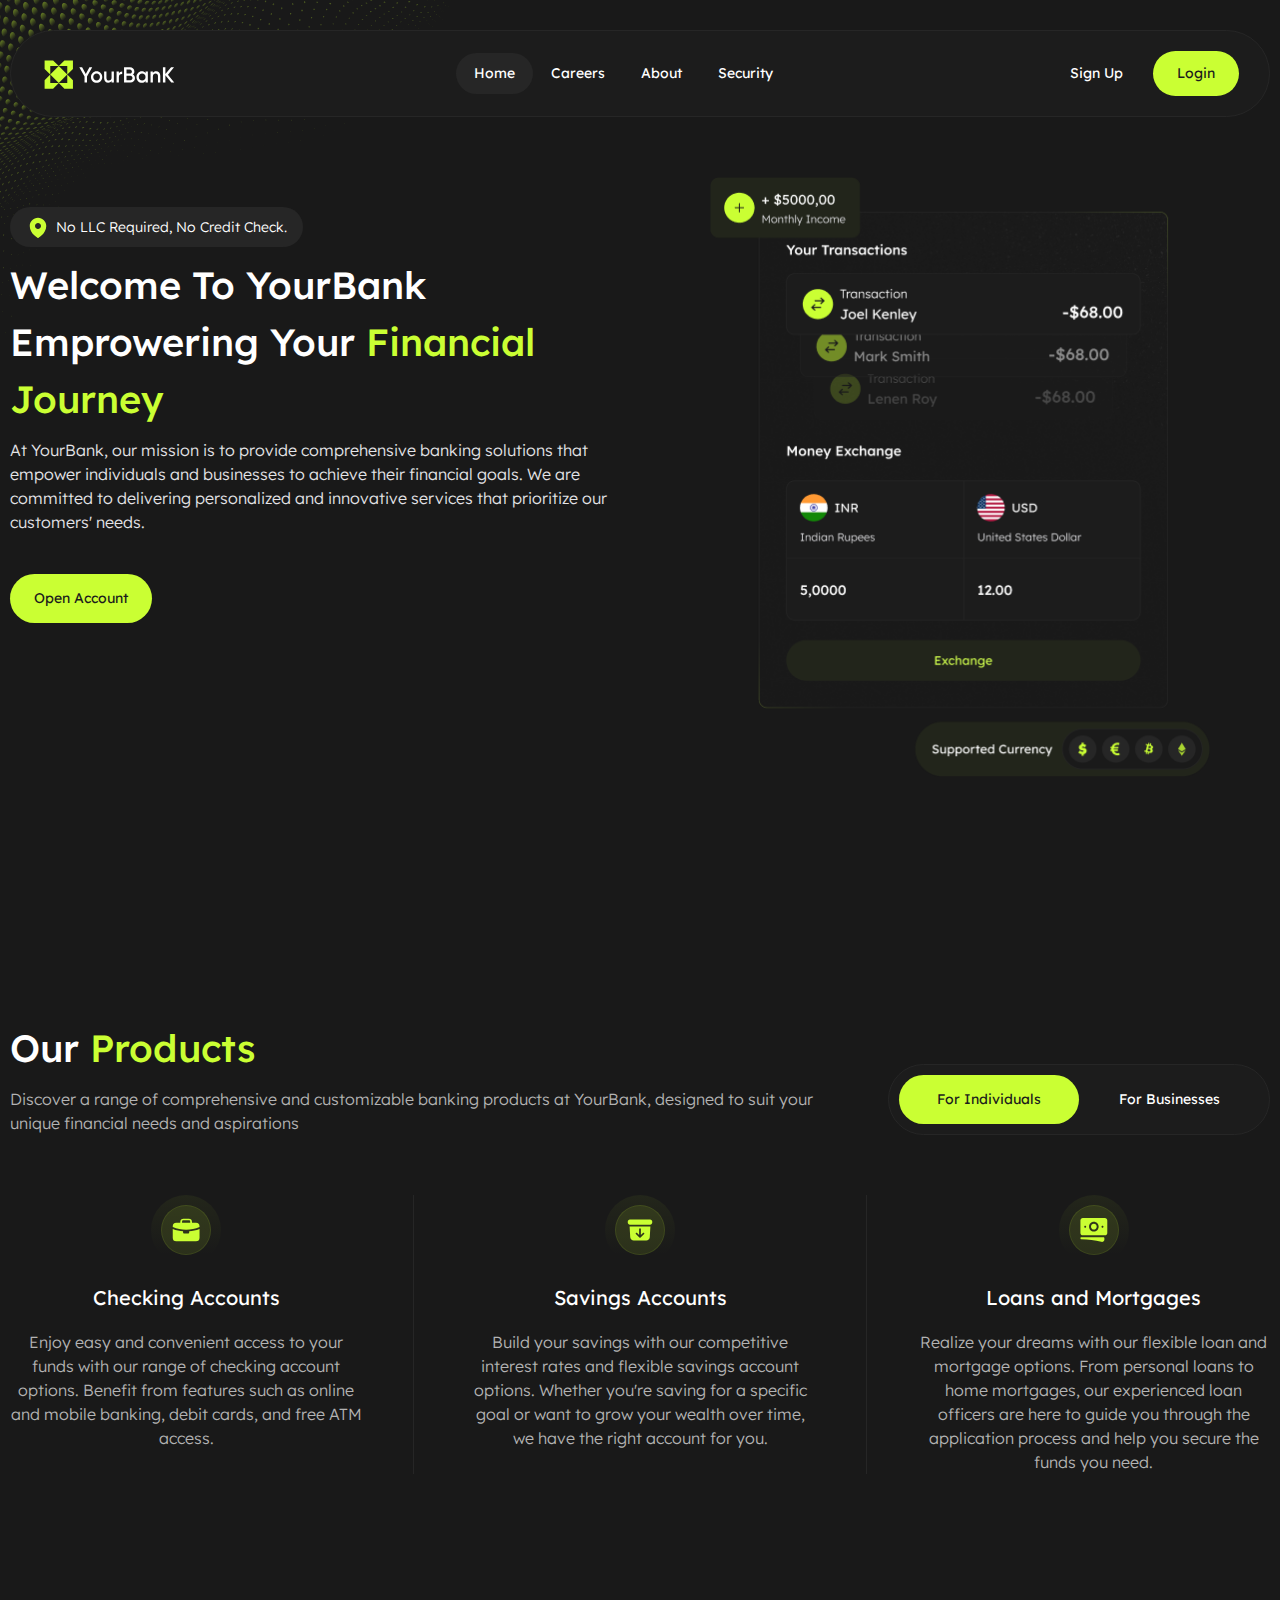
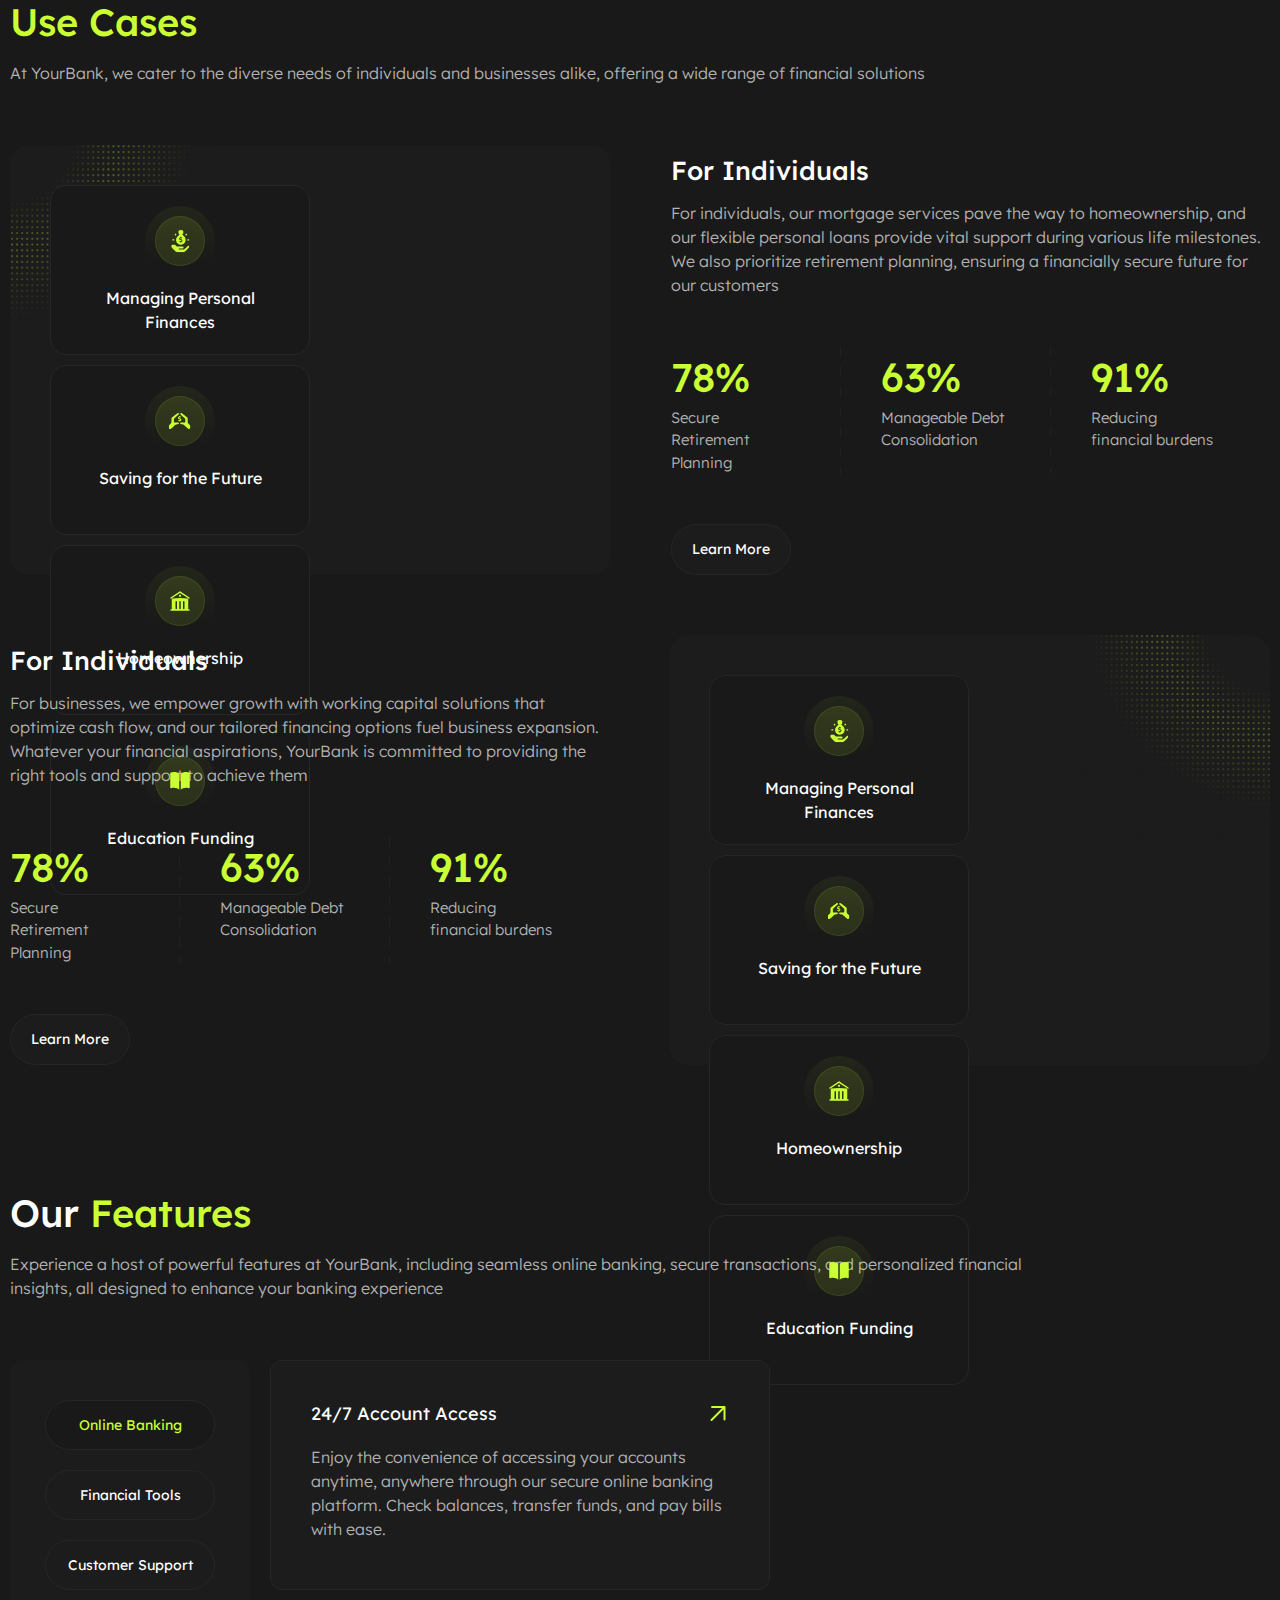
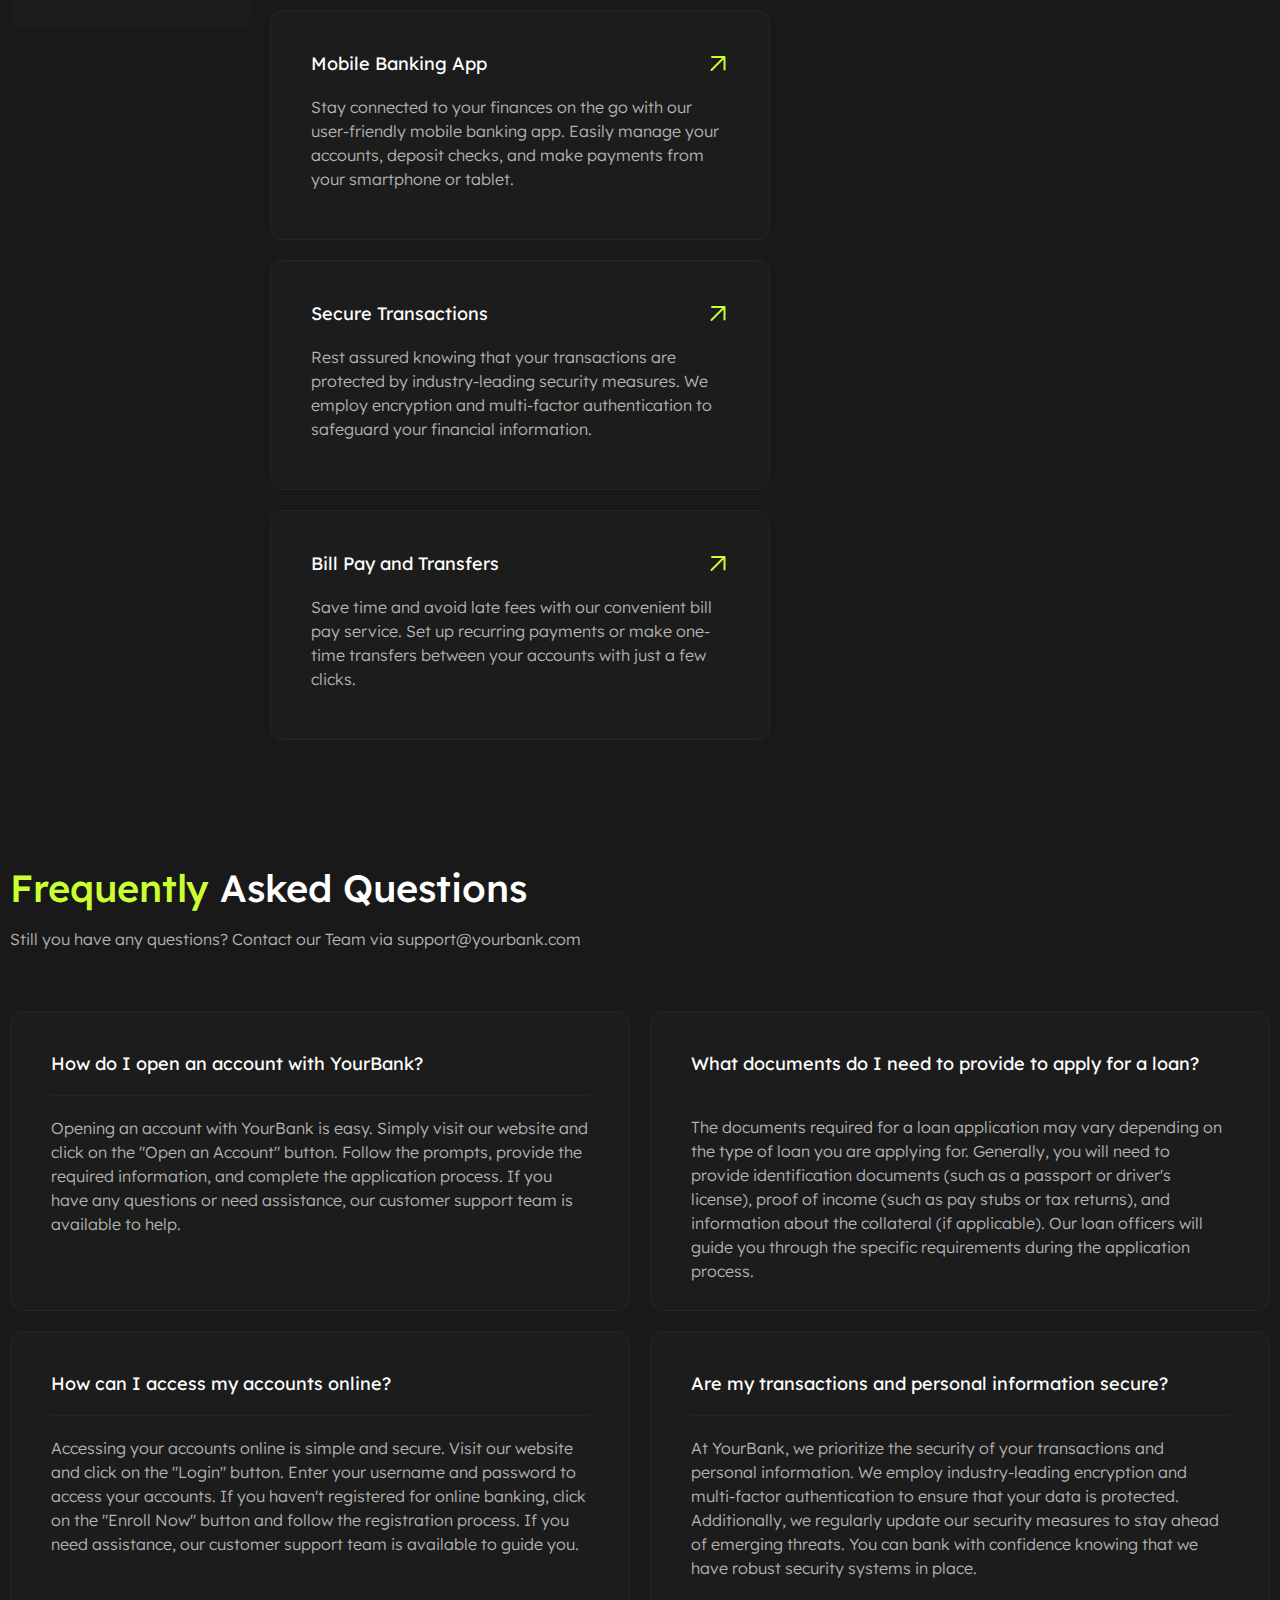
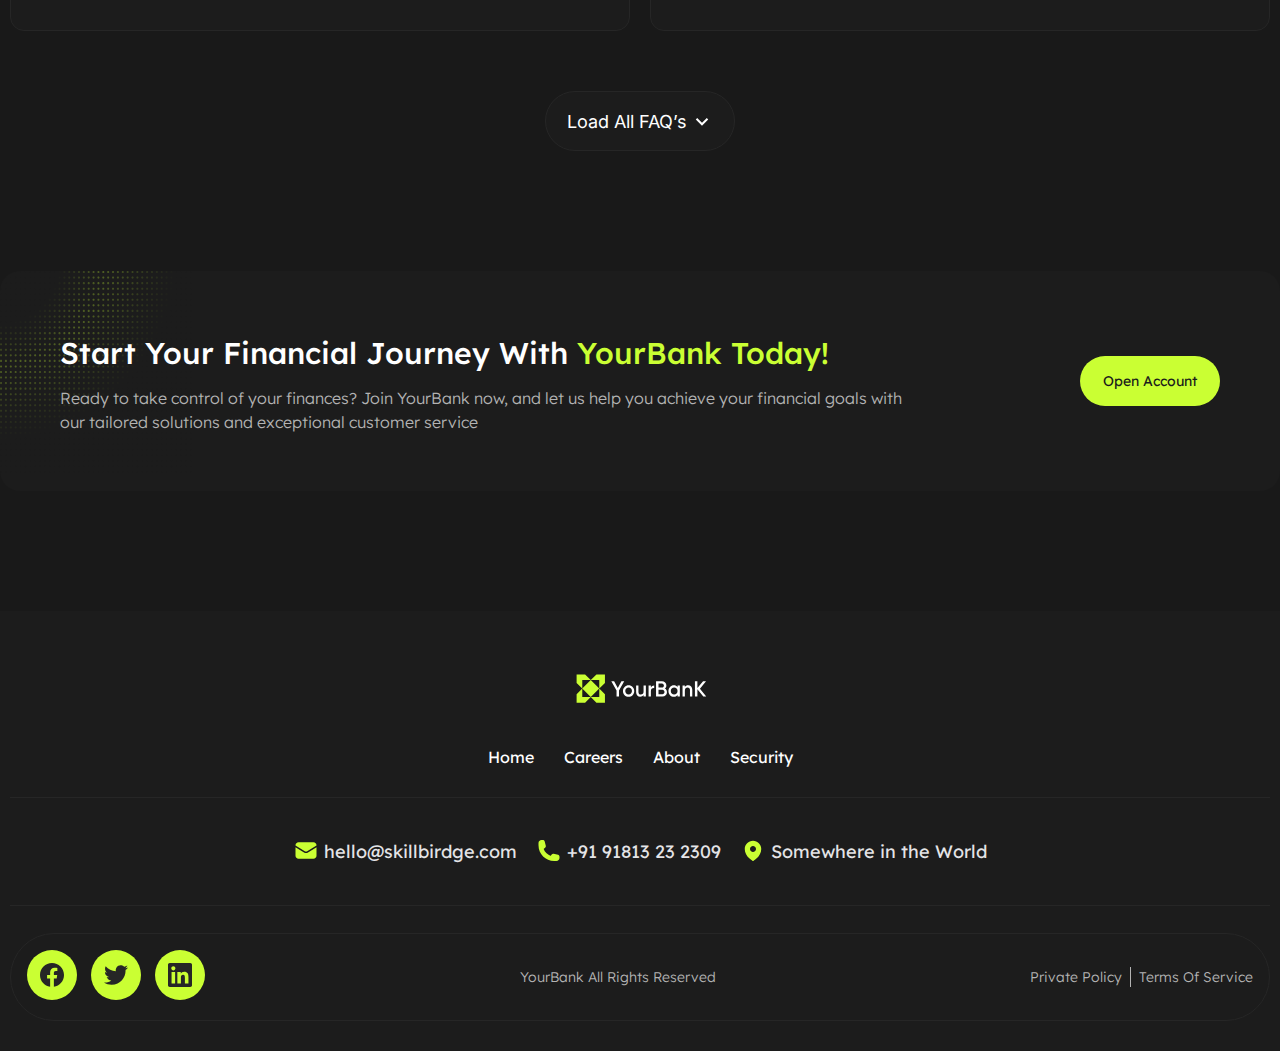
<file: index.html>
<!doctype html>
<html lang="en">
    <head>
        <meta charset="UTF-8" />
        <meta name="viewport" content="width=device-width, initial-scale=1.0" />
        <title>banking</title>
        <link
            rel="stylesheet"
            href="https://cdn.jsdelivr.net/npm/swiper@11/swiper-bundle.min.css"
        />
        <link rel="stylesheet" href="./css/home/main.css" />
        <link rel="stylesheet" href="./css/home/laptop.css" />
        <link rel="stylesheet" href="./css/home/mobile.css" />
    </head>
    <body>
        <div class="wrapper">
            <header class="header">
                <div class="container-fluid">
                    <section class="header-inner index-inner container">
                        <div class="header-top block">
                            <a href="#"></a>
                            <nav>
                                <ul>
                                    <li>
                                        <a class="is-active" href="#">home</a>
                                    </li>
                                    <li>
                                        <a href="./pages/careers.html"
                                            >careers</a
                                        >
                                    </li>
                                    <li>
                                        <a href="./pages/about.html">about</a>
                                    </li>
                                    <li>
                                        <a href="./pages/security.html"
                                            >security</a
                                        >
                                    </li>
                                </ul>
                            </nav>
                            <div>
                                <a href="./pages/signup.html">sign up</a>
                                <a class="base-btn" href="./pages/login.html"
                                    >login</a
                                >
                            </div>
                            <button class="burger"></button>
                        </div>
                        <div class="header-intro">
                            <article>
                                <div>
                                    <p>No LLC Required, No Credit Check.</p>
                                </div>
                                <h1>
                                    Welcome to YourBank Emprowering Your
                                    <span>financial </span>
                                    <span>journey</span>
                                </h1>
                                <p class="base-text">
                                    At YourBank, our mission is to provide
                                    comprehensive banking solutions that empower
                                    individuals and businesses to achieve their
                                    financial goals. We are committed to
                                    delivering personalized and innovative
                                    services that prioritize our customers'
                                    needs.
                                </p>
                                <a class="base-btn" href="#">open account</a>
                            </article>
                            <div>
                                <img
                                    src="./images/header-illustration-decktop.png"
                                    alt="Header Illustration"
                                    srcset="
                                        ./images/header-illustration-mobile.png   390w,
                                        ./images/header-illustration-laptop.png  1440w,
                                        ./images/header-illustration-decktop.png 1920w
                                    "
                                    sizes="(max-width: 400px) 390px, 
                                       (max-width: 1500px) 1440px, 
                                       (max-width: 1920px) 1920px"
                                />
                            </div>
                        </div>
                    </section>
                </div>
                <article class="nav-burger">
                    <nav>
                        <ul>
                            <li>
                                <a class="" href="#">home</a>
                            </li>
                            <li>
                                <a href="./pages/careers.html">careers</a>
                            </li>
                            <li>
                                <a href="./pages/about.html">about</a>
                            </li>
                            <li>
                                <a href="./pages/security.html">security</a>
                            </li>
                        </ul>
                    </nav>
                    <div>
                        <a href="./pages/signup.html">sign up</a>
                        <a class="base-btn" href="./pages/login.html">login</a>
                    </div>
                </article>
            </header>
            <main class="main">
                <section class="products container-fluid">
                    <div class="base-inner container">
                        <div class="products-block">
                            <div class="base-content products-content">
                                <h2>
                                    our
                                    <span>products</span>
                                </h2>
                                <p class="secondary-text">
                                    Discover a range of comprehensive and
                                    customizable banking products at YourBank,
                                    designed to suit your unique financial needs
                                    and aspirations
                                </p>
                            </div>
                            <div class="tabs">
                                <button class="is-active">
                                    For Individuals
                                </button>
                                <button>For Businesses</button>
                            </div>
                        </div>
                        <div class="products-info">
                            <div class="products-info__tab active">
                                <article>
                                    <div class="base-icons"></div>
                                    <h3>Checking Accounts</h3>
                                    <p class="secondary-text">
                                        Enjoy easy and convenient access to your
                                        funds with our range of checking account
                                        options. Benefit from features such as
                                        online and mobile banking, debit cards,
                                        and free ATM access.
                                    </p>
                                </article>
                                <article>
                                    <div class="base-icons"></div>
                                    <h3>Savings Accounts</h3>
                                    <p class="secondary-text">
                                        Build your savings with our competitive
                                        interest rates and flexible savings
                                        account options. Whether you're saving
                                        for a specific goal or want to grow your
                                        wealth over time, we have the right
                                        account for you.
                                    </p>
                                </article>
                                <article>
                                    <div class="base-icons"></div>
                                    <h3>Loans and Mortgages</h3>
                                    <p class="secondary-text">
                                        Realize your dreams with our flexible
                                        loan and mortgage options. From personal
                                        loans to home mortgages, our experienced
                                        loan officers are here to guide you
                                        through the application process and help
                                        you secure the funds you need.
                                    </p>
                                </article>
                            </div>
                            <div class="products-info__tab">
                                <article>
                                    <div class="base-icons"></div>
                                    <h3>Checking Accounts2</h3>
                                    <p class="secondary-text">
                                        Enjoy easy and convenient access to your
                                        funds with our range of checking account
                                        options. Benefit from features such as
                                        online and mobile banking, debit cards,
                                        and free ATM access.
                                    </p>
                                </article>
                                <article>
                                    <div class="base-icons"></div>
                                    <h3>Savings Accounts2</h3>
                                    <p class="secondary-text">
                                        Build your savings with our competitive
                                        interest rates and flexible savings
                                        account options. Whether you're saving
                                        for a specific goal or want to grow your
                                        wealth over time, we have the right
                                        account for you.
                                    </p>
                                </article>
                                <article>
                                    <div class="base-icons"></div>
                                    <h3>Loans and Mortgages2</h3>
                                    <p class="secondary-text">
                                        Realize your dreams with our flexible
                                        loan and mortgage options. From personal
                                        loans to home mortgages, our experienced
                                        loan officers are here to guide you
                                        through the application process and help
                                        you secure the funds you need.
                                    </p>
                                </article>
                            </div>
                        </div>
                    </div>
                </section>
                <section class="cases container-fluid">
                    <div class="base-inner container">
                        <div class="base-content cases-content">
                            <h2><span>Use Cases</span></h2>
                            <p class="secondary-text">
                                At YourBank, we cater to the diverse needs of
                                individuals and businesses alike, offering a
                                wide range of financial solutions
                            </p>
                        </div>
                        <div class="cases-wrapper">
                            <div class="cases-block">
                                <div class="cases-items">
                                    <div class="cases-items__block">
                                        <div class="base-icons"></div>
                                        <h3>Managing Personal Finances</h3>
                                    </div>
                                    <div class="cases-items__block">
                                        <div class="base-icons"></div>
                                        <h3>Saving for the Future</h3>
                                    </div>

                                    <div class="cases-items__block">
                                        <div class="base-icons"></div>
                                        <h3>Homeownership</h3>
                                    </div>
                                    <div class="cases-items__block">
                                        <div class="base-icons"></div>
                                        <h3>Education Funding</h3>
                                    </div>
                                </div>
                                <article class="cases-info">
                                    <div>
                                        <h3>for individuals</h3>
                                        <p class="secondary-text">
                                            For individuals, our mortgage
                                            services pave the way to
                                            homeownership, and our flexible
                                            personal loans provide vital support
                                            during various life milestones. We
                                            also prioritize retirement planning,
                                            ensuring a financially secure future
                                            for our customers
                                        </p>
                                    </div>
                                    <div class="cases-info__static">
                                        <article>
                                            <span>78%</span>
                                            <p class="secondary-text">
                                                Secure Retirement Planning
                                            </p>
                                        </article>
                                        <article>
                                            <span>63%</span>
                                            <p class="secondary-text">
                                                Manageable Debt Consolidation
                                            </p>
                                        </article>
                                        <article>
                                            <span>91%</span>
                                            <p class="secondary-text">
                                                Reducing financial burdens
                                            </p>
                                        </article>
                                    </div>
                                    <a href="#">learn more</a>
                                </article>
                            </div>
                            <div class="cases-block">
                                <div class="cases-items">
                                    <div class="cases-items__block">
                                        <div class="base-icons"></div>
                                        <h3>Managing Personal Finances</h3>
                                    </div>
                                    <div class="cases-items__block">
                                        <div class="base-icons"></div>
                                        <h3>Saving for the Future</h3>
                                    </div>

                                    <div class="cases-items__block">
                                        <div class="base-icons"></div>
                                        <h3>Homeownership</h3>
                                    </div>
                                    <div class="cases-items__block">
                                        <div class="base-icons"></div>
                                        <h3>Education Funding</h3>
                                    </div>
                                </div>
                                <article class="cases-info">
                                    <div>
                                        <h3>for individuals</h3>
                                        <p class="secondary-text">
                                            For businesses, we empower growth
                                            with working capital solutions that
                                            optimize cash flow, and our tailored
                                            financing options fuel business
                                            expansion. Whatever your financial
                                            aspirations, YourBank is committed
                                            to providing the right tools and
                                            support to achieve them
                                        </p>
                                    </div>
                                    <div class="cases-info__static">
                                        <article>
                                            <span>78%</span>
                                            <p class="secondary-text">
                                                Secure Retirement Planning
                                            </p>
                                        </article>
                                        <article>
                                            <span>63%</span>
                                            <p class="secondary-text">
                                                Manageable Debt Consolidation
                                            </p>
                                        </article>
                                        <article>
                                            <span>91%</span>
                                            <p class="secondary-text">
                                                Reducing financial burdens
                                            </p>
                                        </article>
                                    </div>
                                    <a href="#">learn more</a>
                                </article>
                            </div>
                        </div>
                    </div>
                </section>
                <section class="features container-fluid">
                    <div class="base-inner container">
                        <div class="base-content features-content">
                            <h2>
                                our
                                <span>features</span>
                            </h2>
                            <p class="secondary-text">
                                Experience a host of powerful features at
                                YourBank, including seamless online banking,
                                secure transactions, and personalized financial
                                insights, all designed to enhance your banking
                                experience
                            </p>
                        </div>
                        <div class="features-wrapper">
                            <div class="features-tabs">
                                <div class="block">
                                    <button class="block is-active">
                                        online banking
                                    </button>
                                    <button class="block">
                                        financial tools
                                    </button>
                                    <button class="block">
                                        customer support
                                    </button>
                                </div>
                            </div>
                            <div class="features-info">
                                <div class="features-info__tab active">
                                    <article class="block">
                                        <h3>24/7 Account Access</h3>
                                        <a href="#"></a>
                                        <p class="secondary-text">
                                            Enjoy the convenience of accessing
                                            your accounts anytime, anywhere
                                            through our secure online banking
                                            platform. Check balances, transfer
                                            funds, and pay bills with ease.
                                        </p>
                                    </article>
                                    <article class="block">
                                        <h3>Mobile Banking App</h3>
                                        <a href="#"></a>
                                        <p class="secondary-text">
                                            Stay connected to your finances on
                                            the go with our user-friendly mobile
                                            banking app. Easily manage your
                                            accounts, deposit checks, and make
                                            payments from your smartphone or
                                            tablet.
                                        </p>
                                    </article>
                                    <article class="block">
                                        <h3>Secure Transactions</h3>
                                        <a href="#"></a>
                                        <p class="secondary-text">
                                            Rest assured knowing that your
                                            transactions are protected by
                                            industry-leading security measures.
                                            We employ encryption and
                                            multi-factor authentication to
                                            safeguard your financial
                                            information.
                                        </p>
                                    </article>
                                    <article class="block">
                                        <h3>Bill Pay and Transfers</h3>
                                        <a href="#"></a>
                                        <p class="secondary-text">
                                            Save time and avoid late fees with
                                            our convenient bill pay service. Set
                                            up recurring payments or make
                                            one-time transfers between your
                                            accounts with just a few clicks.
                                        </p>
                                    </article>
                                </div>
                                <div class="features-info__tab">
                                    <article class="block">
                                        <h3>24/7 Account Access2</h3>
                                        <a href="#"></a>
                                        <p class="secondary-text">
                                            Enjoy the convenience of accessing
                                            your accounts anytime, anywhere
                                            through our secure online banking
                                            platform. Check balances, transfer
                                            funds, and pay bills with ease.
                                        </p>
                                    </article>
                                    <article class="block">
                                        <h3>Mobile Banking App2</h3>
                                        <a href="#"></a>
                                        <p class="secondary-text">
                                            Stay connected to your finances on
                                            the go with our user-friendly mobile
                                            banking app. Easily manage your
                                            accounts, deposit checks, and make
                                            payments from your smartphone or
                                            tablet.
                                        </p>
                                    </article>
                                    <article class="block">
                                        <h3>Secure Transactions2</h3>
                                        <a href="#"></a>
                                        <p class="secondary-text">
                                            Rest assured knowing that your
                                            transactions are protected by
                                            industry-leading security measures.
                                            We employ encryption and
                                            multi-factor authentication to
                                            safeguard your financial
                                            information.
                                        </p>
                                    </article>
                                    <article class="block">
                                        <h3>Bill Pay and Transfers</h3>
                                        <a href="#"></a>
                                        <p class="secondary-text">
                                            Save time and avoid late fees with
                                            our convenient bill pay service. Set
                                            up recurring payments or make
                                            one-time transfers between your
                                            accounts with just a few clicks.
                                        </p>
                                    </article>
                                </div>
                                <div class="features-info__tab">
                                    <article class="block">
                                        <h3>24/7 Account Access3</h3>
                                        <a href="#"></a>
                                        <p class="secondary-text">
                                            Enjoy the convenience of accessing
                                            your accounts anytime, anywhere
                                            through our secure online banking
                                            platform. Check balances, transfer
                                            funds, and pay bills with ease.
                                        </p>
                                    </article>
                                    <article class="block">
                                        <h3>Mobile Banking App3</h3>
                                        <a href="#"></a>
                                        <p class="secondary-text">
                                            Stay connected to your finances on
                                            the go with our user-friendly mobile
                                            banking app. Easily manage your
                                            accounts, deposit checks, and make
                                            payments from your smartphone or
                                            tablet.
                                        </p>
                                    </article>
                                    <article class="block">
                                        <h3>Secure Transactions2</h3>
                                        <a href="#"></a>
                                        <p class="secondary-text">
                                            Rest assured knowing that your
                                            transactions are protected by
                                            industry-leading security measures.
                                            We employ encryption and
                                            multi-factor authentication to
                                            safeguard your financial
                                            information.
                                        </p>
                                    </article>
                                    <article class="block">
                                        <h3>Bill Pay and Transfers</h3>
                                        <a href="#"></a>
                                        <p class="secondary-text">
                                            Save time and avoid late fees with
                                            our convenient bill pay service. Set
                                            up recurring payments or make
                                            one-time transfers between your
                                            accounts with just a few clicks.
                                        </p>
                                    </article>
                                </div>
                            </div>
                        </div>
                    </div>
                </section>
                <section class="asked container-fluid">
                    <div class="asked-inner base-inner container">
                        <div class="base-content">
                            <h2>
                                <span>Frequently</span>
                                asked Questions
                            </h2>
                            <p class="secondary-text">
                                Still you have any questions? Contact our Team
                                via support@yourbank.com
                            </p>
                        </div>
                        <div class="asked-wrapper">
                            <article class="block is-active">
                                <h3>How do I open an account with YourBank?</h3>
                                <span></span>
                                <p class="secondary-text">
                                    Opening an account with YourBank is easy.
                                    Simply visit our website and click on the
                                    "Open an Account" button. Follow the
                                    prompts, provide the required information,
                                    and complete the application process. If you
                                    have any questions or need assistance, our
                                    customer support team is available to help.
                                </p>
                            </article>
                            <article class="block is-active">
                                <h3>
                                    What documents do I need to provide to apply
                                    for a loan?
                                </h3>
                                <span></span>
                                <p class="secondary-text">
                                    The documents required for a loan
                                    application may vary depending on the type
                                    of loan you are applying for. Generally, you
                                    will need to provide identification
                                    documents (such as a passport or driver's
                                    license), proof of income (such as pay stubs
                                    or tax returns), and information about the
                                    collateral (if applicable). Our loan
                                    officers will guide you through the specific
                                    requirements during the application process.
                                </p>
                            </article>
                            <article class="block is-active">
                                <h3>How can I access my accounts online?</h3>
                                <span></span>
                                <p class="secondary-text">
                                    Accessing your accounts online is simple and
                                    secure. Visit our website and click on the
                                    "Login" button. Enter your username and
                                    password to access your accounts. If you
                                    haven't registered for online banking, click
                                    on the "Enroll Now" button and follow the
                                    registration process. If you need
                                    assistance, our customer support team is
                                    available to guide you.
                                </p>
                            </article>
                            <article class="block is-active">
                                <h3>
                                    Are my transactions and personal information
                                    secure?
                                </h3>
                                <span></span>
                                <p class="secondary-text">
                                    At YourBank, we prioritize the security of
                                    your transactions and personal information.
                                    We employ industry-leading encryption and
                                    multi-factor authentication to ensure that
                                    your data is protected. Additionally, we
                                    regularly update our security measures to
                                    stay ahead of emerging threats. You can bank
                                    with confidence knowing that we have robust
                                    security systems in place.
                                </p>
                            </article>
                            <article class="block">
                                <h3>How can I access my accounts online?</h3>
                                <span></span>
                                <p class="secondary-text">
                                    Accessing your accounts online is simple and
                                    secure. Visit our website and click on the
                                    "Login" button. Enter your username and
                                    password to access your accounts. If you
                                    haven't registered for online banking, click
                                    on the "Enroll Now" button and follow the
                                    registration process. If you need
                                    assistance, our customer support team is
                                    available to guide you.
                                </p>
                            </article>
                            <article class="block">
                                <h3>
                                    Are my transactions and personal information
                                    secure?
                                </h3>
                                <span></span>
                                <p class="secondary-text">
                                    At YourBank, we prioritize the security of
                                    your transactions and personal information.
                                    We employ industry-leading encryption and
                                    multi-factor authentication to ensure that
                                    your data is protected. Additionally, we
                                    regularly update our security measures to
                                    stay ahead of emerging threats. You can bank
                                    with confidence knowing that we have robust
                                    security systems in place.
                                </p>
                            </article>
                        </div>
                        <button class="block">
                            Load All FAQ’s
                            <span></span>
                        </button>
                    </div>
                </section>
                <!-- <section class="slider container-fluid">
                    <div class="slder-inner container">
                        <div class="products-block">
                            <div class="products-content">
                                <h2>
                                    our
                                    <span>testimonial</span>
                                </h2>
                                <p class="secondary-text">
                                    Discover how YourBank has transformed lives
                                    with innovative digital solutions and
                                    personalized customer service. See why our
                                    clients trust us for a secure and prosperous
                                    financial journey
                                </p>
                            </div>
                            <div class="tabs">
                                <button class="is-active">
                                    For Individuals
                                </button>
                                <button>For Businesses</button>
                            </div>
                        </div>
                        <div class="swiper">
                            <div class="swiper-wrapper">
                                <article class="swiper-slide">
                                    <span></span>
                                    <p>
                                        Lorem ipsum dolor sit amet consectetur
                                        adipisicing elit. Ut quo quis voluptate
                                        unde. Error eveniet cumque quidem vitae
                                        iste deserunt.
                                    </p>
                                    <a href="#">John D</a>
                                </article>
                            </div>

                            <div class="swiper-button-prev"></div>
                            <div class="swiper-button-next"></div>
                        </div>
                    </div>
                </section> -->
                <section class="banner container-fluid">
                    <div class="banner-inner container">
                        <div class="base-content banner-content">
                            <h2>
                                Start your financial journey with
                                <span>YourBank today!</span>
                            </h2>
                            <p class="secondary-text">
                                Ready to take control of your finances? Join
                                YourBank now, and let us help you achieve your
                                financial goals with our tailored solutions and
                                exceptional customer service
                            </p>
                        </div>
                        <a href="#" class="base-btn">open account</a>
                    </div>
                </section>
            </main>
            <footer class="footer container-fluid">
                <section class="footer-inner container">
                    <div class="footer-top">
                        <a href="#"></a>
                        <nav>
                            <ul>
                                <li>
                                    <a href="#">home</a>
                                </li>
                                <li>
                                    <a href="#">careers</a>
                                </li>
                                <li>
                                    <a href="#">about</a>
                                </li>
                                <li>
                                    <a href="#">security</a>
                                </li>
                            </ul>
                        </nav>
                    </div>
                    <address class="footer-address">
                        <a href="mailto:hello@skillbirdge.com"
                            >hello@skillbirdge.com</a
                        >
                        <a href="tel:+9191813232309">+91 91813 23 2309</a>
                        <a href="#">Somewhere in the World</a>
                    </address>
                    <div class="footer-bottom block">
                        <ul>
                            <li>
                                <a href="#"></a>
                            </li>
                            <li>
                                <a href="#"></a>
                            </li>
                            <li>
                                <a href="#"></a>
                            </li>
                        </ul>
                        <small>YourBank All Rights Reserved</small>
                        <div>
                            <a href="#">private policy</a>
                            <a href="#">terms of service</a>
                        </div>
                    </div>
                </section>
            </footer>
        </div>
        <script src="https://cdn.jsdelivr.net/npm/swiper@11/swiper-bundle.min.js"></script>
        <script src="./script/main.js"></script>
        <script src="./script/slider.js"></script>
    </body>
</html>
</file>
<file: css/home/laptop.css>
@import "../laptop-base.css";
@media screen and (max-width: 1440px) {
    .container-fluid {
        max-width: 1440px;
    }
    .container {
        max-width: 1300px;
        margin: 0 auto;
    }

    /* products */

    .tabs {
        & > button {
            font-size: 14px;
        }
    }
    .products-info__tab {
        & > article {
            & > div {
                width: 70px;
                height: 70px;
                &::before {
                    width: 50px;
                    height: 50px;
                    background-size: 28px 28px;
                }
            }
            & > h3 {
                font-size: 20px;
            }
            & > p {
                max-width: 370px;
                font-size: 16px;
            }
        }
    }
    /* casses */
    .cases-content {
        & > p {
            max-width: 100%;
        }
    }
    .cases-block {
        gap: 60px;
    }
    .cases-items {
        gap: 10px;
        width: 610px;
        height: 430px;
    }
    .cases-items__block {
        width: 260px;
        height: 170px;
        padding: 20px;
        gap: 10px;
        & > div {
            width: 70px;
            height: 70px;
            &::before {
                width: 50px;
                height: 50px;
                background-size: 24px 24px;
            }
        }
        & > h3 {
            text-align: center;
            font-size: 16px;
        }
    }
    .cases-info {
        gap: 50px;
        & > div:not(div.cases-static) {
            & > h3 {
                font-size: 26px;
            }
            & > p {
                max-width: 610px;
                font-size: 16px;
            }
        }
        & > a {
            width: 120px;
            padding: 14px 20px;
            font-size: 14px;
        }
    }
    .cases-info__static {
        gap: 80px;
        & > article {
            &:not(:last-child) {
                &::before {
                    transform: translate(40px, -50%);
                }
            }
            & > span {
                font-size: 40px;
            }
            & > p {
                max-width: 130px;
                font-size: 15px;
            }
        }
    }

    /* features */
    .features-content {
        & > p {
            max-width: 1030px;
        }
    }
    .features-wrapper {
        gap: 20px;
    }
    .features-tabs {
        & > div.block {
            width: 240px;
            height: 270px;
            & > button {
                width: 170px;
                height: 50px;
                font-size: 14px;
            }
        }
    }
    .features-info__tab {
        gap: 20px;
        & > article {
            width: 500px;
            height: 230px;
            padding: 40px;
            gap: 20px 0;
            grid-auto-rows: 24px 96px;
            & > h3 {
                font-size: 18px;
            }
            & > a {
                width: 24px;
                height: 24px;
                background-image: url(../../images/icons/arrow-up-laptop.svg);
            }
            & > p {
                font-size: 16px;
            }
        }
    }
}

@media screen and (max-width: 1310px) {
    .header-intro {
        & > div {
            &::before {
                background: none;
            }
        }
    }
}
</file>
<file: css/home/mobile.css>
@import "../mobile-base.css";
@media screen and (max-width: 390px) {
    .container-fluid {
        max-width: 390px;
    }
    .container {
        max-width: 380px;
    }

    .cases-content {
        align-items: center;
    }
    .cases-wrapper {
        gap: 40px;
    }
    .cases-block {
        flex-wrap: wrap;
    }
    .cases-items {
        max-width: 100%;
        padding: 20px;
        height: 370px;
    }
    .cases-items__block {
        width: 155px;
        height: 160px;
        padding: 20px 14px;
        & > div {
            width: 64px;
            height: 64px;
        }
        & > h3 {
            font-size: 14px;
        }
    }
    .cases-info {
        & > div:not(div.cases-info__static) {
            & > h3 {
                text-align: center;
                font-size: 20px;
            }
            & > p {
                text-align: center;
                font-size: 14px;
            }
        }
        & > a {
            margin: 0 auto;
        }
    }
    .cases-info__static {
        flex-wrap: wrap;
        gap: 60px;
        & > article {
            max-width: 100%;
            width: 100%;
            text-align: center;
            & > p {
                margin: 0 auto;
                max-width: 100%;
            }
            &:not(:last-child) {
                &::before {
                    top: 100%;
                    left: 50%;
                    transform: translate(-50%, 30px);
                    width: 258px;
                    height: 1px;
                    background-image: url(../../images/icons/line-dotted-mobile.svg);
                }
            }
        }
    }

    /* products */
    .products-inner {
        gap: 60px;
    }
    .products-block {
        flex-direction: column;
        gap: 20px;
    }

    .tabs {
        align-self: center;
        width: 310px;
        & > button {
            min-width: 140px;
            font-size: 14px;
        }
    }
    .products-info__tab {
        flex-direction: column;
        gap: 30px;
        & > article {
            border-right: none;
            padding-right: 0;
            &:not(:last-child) {
                border-right: none;
                padding-right: 0;
                padding-bottom: 30px;
                border-bottom: 1px solid var(--gray-color15);
            }

            & > div {
                width: 70px;
                height: 70px;
                &::before {
                    width: 50px;
                    height: 50px;
                    background-size: 28px 28px;
                }
            }
            & > h3 {
                font-size: 20px;
            }
            & > p {
                max-width: 370px;
                font-size: 16px;
            }
        }
    }

    /* cases */

    /* features */
    .features-inner {
        gap: 50px;
    }
    .features-content {
        & > p {
            max-width: 100%;
            text-align: center;
        }
    }
    .features-wrapper {
        flex-wrap: wrap;
    }
    .features-tabs {
        & > div.block {
            width: 100%;
            height: auto;
            flex-direction: row;
            flex-wrap: wrap;
            gap: 20px;
            padding: 20px;
            & > button {
                width: 140px;
                font-size: 14px;
            }
        }
    }
    .features-info__tab {
        & > article {
            width: 100%;
            height: 210px;
            padding: 30px;
            grid-auto-rows: 24px 105px;
            & > p {
                font-size: 14px;
                font-weight: 300;
            }
        }
    }
}
</file>
<file: css/home/main.css>
@import "../reset.css";
@import "../fonts.css";
@import "../base.css";
@import "../variables.css";

.header {
    background-image: url(../../images/icons/header-layer-01.svg);
    background-repeat: no-repeat;
    background-position: top -10px left -40px;
    background-size: 500px;
}
/* header */
.index-inner {
    min-height: 100vh;
}

/* our products */

.products-block {
    display: flex;
    justify-content: space-between;
}
.products-content {
    & > p {
        max-width: 910px;
    }
}
.tabs {
    align-self: flex-end;
}
.products-info__tab {
    display: none;
    gap: 50px;
    & > article {
        display: flex;
        flex-direction: column;
        align-items: center;
        gap: 20px;
        &:not(:last-child) {
            padding-right: 50px;
            border-right: 1px solid var(--gray-color15);
        }
        div {
            &::before {
                background-image: url(../../images/icons/products-mail.svg);
            }
        }
        &:first-child {
            & div {
                &:before {
                    background-image: url(../../images/icons/products-mail.svg);
                }
            }
        }
        &:nth-child(2) {
            & div {
                &:before {
                    background-image: url(../../images/icons/products-save.svg);
                }
            }
        }
        &:last-child {
            & div {
                &:before {
                    background-image: url(../../images/icons/products-camera.svg);
                }
            }
        }
        p {
            max-width: 470px;
            text-align: center;
        }
    }
}
.products-info__tab.active {
    display: flex;
}
/* cases */

.cases-wrapper {
    display: flex;
    flex-direction: column;
    gap: 60px;
}
.cases-block {
    display: flex;
    justify-content: space-between;
    gap: 100px;
    &:nth-child(2) {
        flex-direction: row-reverse;
        & > .cases-items {
            background-image: url(../../images/icons/cases-layer2.svg);
            background-position: right top;
        }
    }
}
.cases-items {
    background-image: url(../../images/icons/cases-layer.svg);
    background-repeat: no-repeat;
    max-width: 740px;
    height: 540px;
    padding: 40px;
    background-color: var(--gray-color11);
    border-radius: 20px;
    display: flex;
    flex-wrap: wrap;
    gap: 20px;
}
.cases-items__block {
    width: 320px;
    height: 222px;
    padding: 30px;
    background-color: var(--gray-color10);
    border: 1px solid var(--gray-color15);
    border-radius: 16px;
    display: flex;
    flex-direction: column;
    align-items: center;
    gap: 20px;

    & > h3 {
        font-size: 20px;
        line-height: 150%;
        text-align: center;
    }
    &:first-child {
        & > div.base-icons {
            &::before {
                background-image: url(../../images/icons/hand-money.svg);
            }
        }
    }
    &:nth-child(2) {
        & > div.base-icons {
            &::before {
                background-image: url(../../images/icons/love-money.svg);
            }
        }
    }

    &:nth-child(3) {
        & > div.base-icons {
            &::before {
                background-image: url(../../images/icons/bank.svg);
            }
        }
    }
    &:last-child {
        & > div.base-icons {
            &::before {
                background-image: url(../../images/icons/book.svg);
            }
        }
    }
}
.cases-info {
    display: flex;
    flex-direction: column;
    align-self: flex-end;
    gap: 62px;
    & > div:not(div.cases-info__static) {
        display: flex;
        flex-direction: column;
        gap: 14px;
        & > h3 {
            font-weight: 500;
            font-size: 30px;
            color: var(--white-color);
            text-transform: capitalize;
        }
        & > p {
            max-width: 747px;
        }
    }
    & > a {
        display: block;
        width: 150px;
        padding: 20px;
        background-color: var(--gray-color11);
        border: 1px solid var(--gray-color15);
        border-radius: 82px;
        font-size: 18px;
        text-transform: capitalize;
        line-height: 150%;
        color: var(--white-color);
    }
}
.cases-info__static {
    display: flex;
    gap: 100px;
    & > article {
        max-width: 180px;
        & > span {
            font-weight: 500;
            font-size: 58px;
            line-height: 150%;
            color: var(--green-color60);
        }
        position: relative;
        &:not(:last-child) {
            &::before {
                content: "";
                position: absolute;
                top: 50%;
                right: 0;
                transform: translate(50px, -50%);
                background-image: url(../../images/icons/line-dotted.svg);
                background-repeat: no-repeat;
                width: 1px;
                height: 100%;
            }
        }
    }
}

/* features */

.features-wrapper {
    display: flex;
    gap: 30px;
}
.features-tabs {
    & > div.block {
        width: 310px;
        height: 340px;
        border: none;
        border-radius: 12px;

        display: flex;
        flex-direction: column;
        justify-content: center;
        align-items: center;
        gap: 20px;

        & > button {
            width: 210px;
            height: 60px;
            color: var(--white-color);
            background-color: inherit;
            text-transform: capitalize;
            font-size: 18px;
            &.is-active {
                color: var(--green-color60);
                background-color: var(--gray-color10);
            }
        }
    }
}
.features-info__tab {
    &.active {
        display: flex;
    }
    display: none;
    flex-wrap: wrap;
    gap: 30px;
    & > article {
        width: 610px;
        height: 270px;
        border-radius: 12px;
        padding: 50px;
        display: grid;
        grid-template-columns: 2fr 1fr;
        grid-auto-rows: 34px 108px;
        align-items: center;
        gap: 30px 0;

        & > a {
            width: 34px;
            height: 34px;
            background-image: url(../../images/icons/arrow-up.svg);
            background-repeat: no-repeat;
            justify-self: flex-end;
        }
        & > p {
            grid-column: 1/3;
            grid-row: 2 / 3;
            align-self: baseline;
        }
    }
}

/* slder */
.slider {
    width: 100%;
}
.slider-inner {
    & > products-block {
        & > p {
            max-width: 910px;
        }
    }
}

.swiper {
    width: 100%;
    height: 100%;
}

.swiper-slide {
    height: 320px;
    font-size: 18px;
    text-align: center;
    & > span {
        width: 60px;
        height: 60px;
        background-image: url(../images/icons/slider-quotes.svg);
        background-repeat: no-repeat;
        position: relative;

        &::before {
            content: "";
            position: absolute;
            top: 50%;
            right: 0%;
            transform: translate(0%, 0%);
            width: 150px;
            height: 1px;
            background-color: var(--gray-color15);
        }
        /* &::after {
            content: "";
            position: absolute;
            top: 50%;
            left: 0%;
            width: 150px;
            height: 1px;
            transform: translate(-50%, 0%);

            background-color: var(--gray-color15);
        } */
    }
}
</file>
